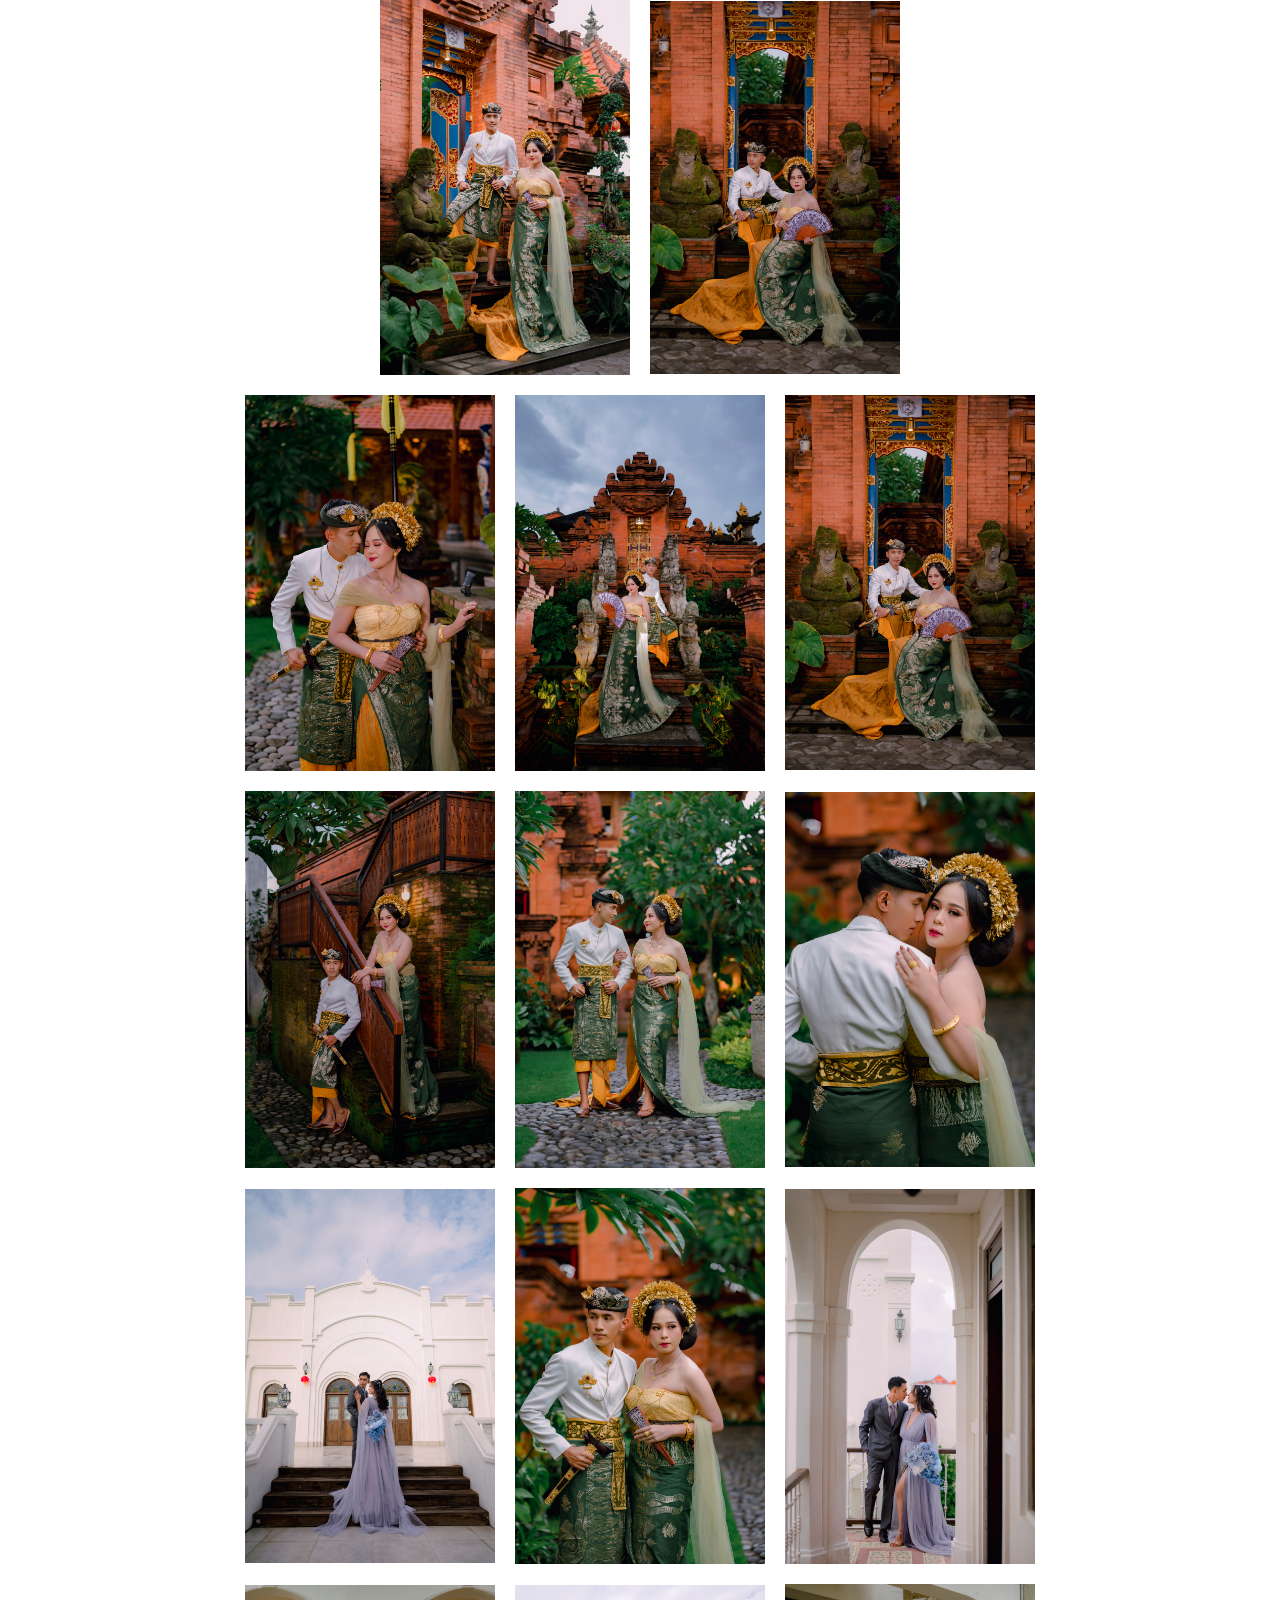
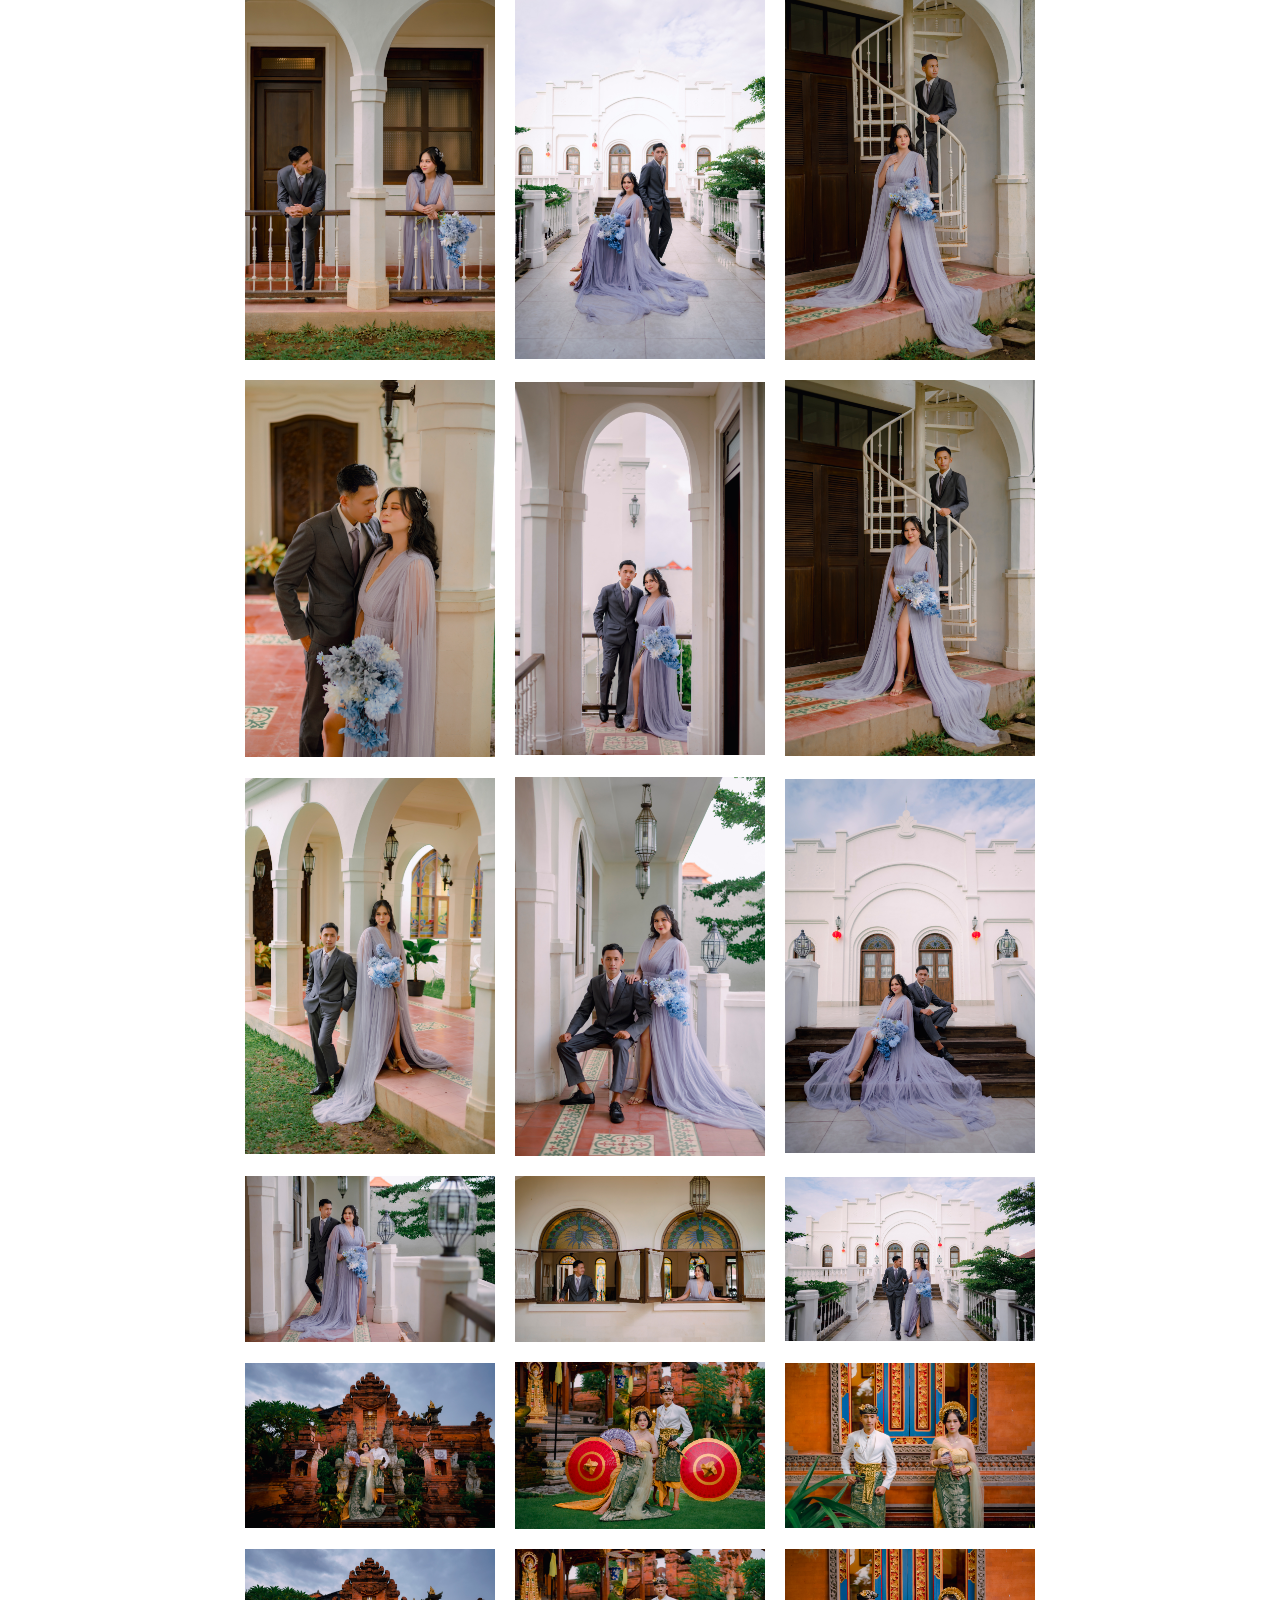
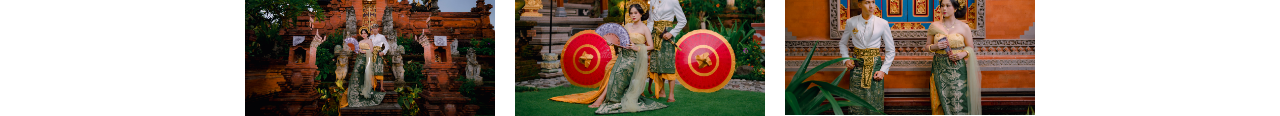
<file: ff.html>
<!DOCTYPE html>
<html lang="en">
  <head>
    <meta charset="UTF-8" />
    <meta name="viewport" content="width=device-width, initial-scale=1.0" />
    <title>Document</title>
    <link rel="stylesheet" href="style/ff.css" />
  </head>
  <body>
    <div class="gambar">
      <div class="box">
        <img src="gbr/galeri/image30.jpg" alt="" />

        <img src="gbr/galeri/image28.jpg" alt="" />
      </div>
      <div class="box">
        <img src="gbr/galeri/image27.jpg" alt="" />
        <img src="gbr/galeri/image26.jpg" alt="" />
        <img src="gbr/galeri/image25.jpg" alt="" />
      </div>
      <div class="box">
        <img src="gbr/galeri/image24.jpg" alt="" />
        <img src="gbr/galeri/image23.jpg" alt="" />
        <img src="gbr/galeri/image22.jpg" alt="" />
      </div>
      <div class="box">
        <img src="gbr/galeri/image21.jpg" alt="" />
        <img src="gbr/galeri/image20.jpg" alt="" />
        <img src="gbr/galeri/image19.jpg" alt="" />
      </div>
      <div class="box">
        <img src="gbr/galeri/image18.jpg" alt="" />
        <img src="gbr/galeri/image17.jpg" alt="" />
        <img src="gbr/galeri/image16.jpg" alt="" />
      </div>
      <div class="box">
        <img src="gbr/galeri/image15.jpg" alt="" />
        <img src="gbr/galeri/image14.jpg" alt="" />
        <img src="gbr/galeri/image13.jpg" alt="" />
      </div>
      <div class="box">
        <img src="gbr/galeri/image12.jpg" alt="" />
        <img src="gbr/galeri/image11.jpg" alt="" />
        <img src="gbr/galeri/image10.jpg" alt="" />
      </div>
      <div class="box">
        <img src="gbr/galeri/image09.jpg" alt="" />
        <img src="gbr/galeri/image08.jpg" alt="" />
        <img src="gbr/galeri/image07.jpg" alt="" />
      </div>
      <div class="box">
        <!-- <img src="gbr/galeri/image06'.jpg" alt="" /> -->
        <img src="gbr/galeri/image05.jpg" alt="" />
        <img src="gbr/galeri/image04.jpg" alt="" />
        <img src="gbr/galeri/image29.jpg" alt="" />
      </div>
      <div class="box">
        <img src="gbr/galeri/image03.jpg" alt="" />
        <img src="gbr/galeri/image02.jpg" alt="" />
        <img src="gbr/galeri/image01.jpg" alt="" />
      </div>
    </div>
  </body>
</html>
</file>
<file: style/ff.css>
* {
  box-sizing: border-box;
  padding: 0;
  margin: 0;
}

.gambar {
  display: flex;
  flex-wrap: wrap;
  flex-direction: column;
  justify-content: right;
  align-items: center;
  width: 100%;
  gap: 20px;
}
.gambar .box {
  gap: 20px;
  display: flex;
  justify-content: center;
  align-items: center;
  text-align: center;
  flex-wrap: wrap;
  /* flex-direction: column; */
}

.gambar .box img {
  width: 250px;
  vertical-align: middle;
  /* width: 100%; */
  margin: auto;
  /* position: absolute; */
}
</file>
